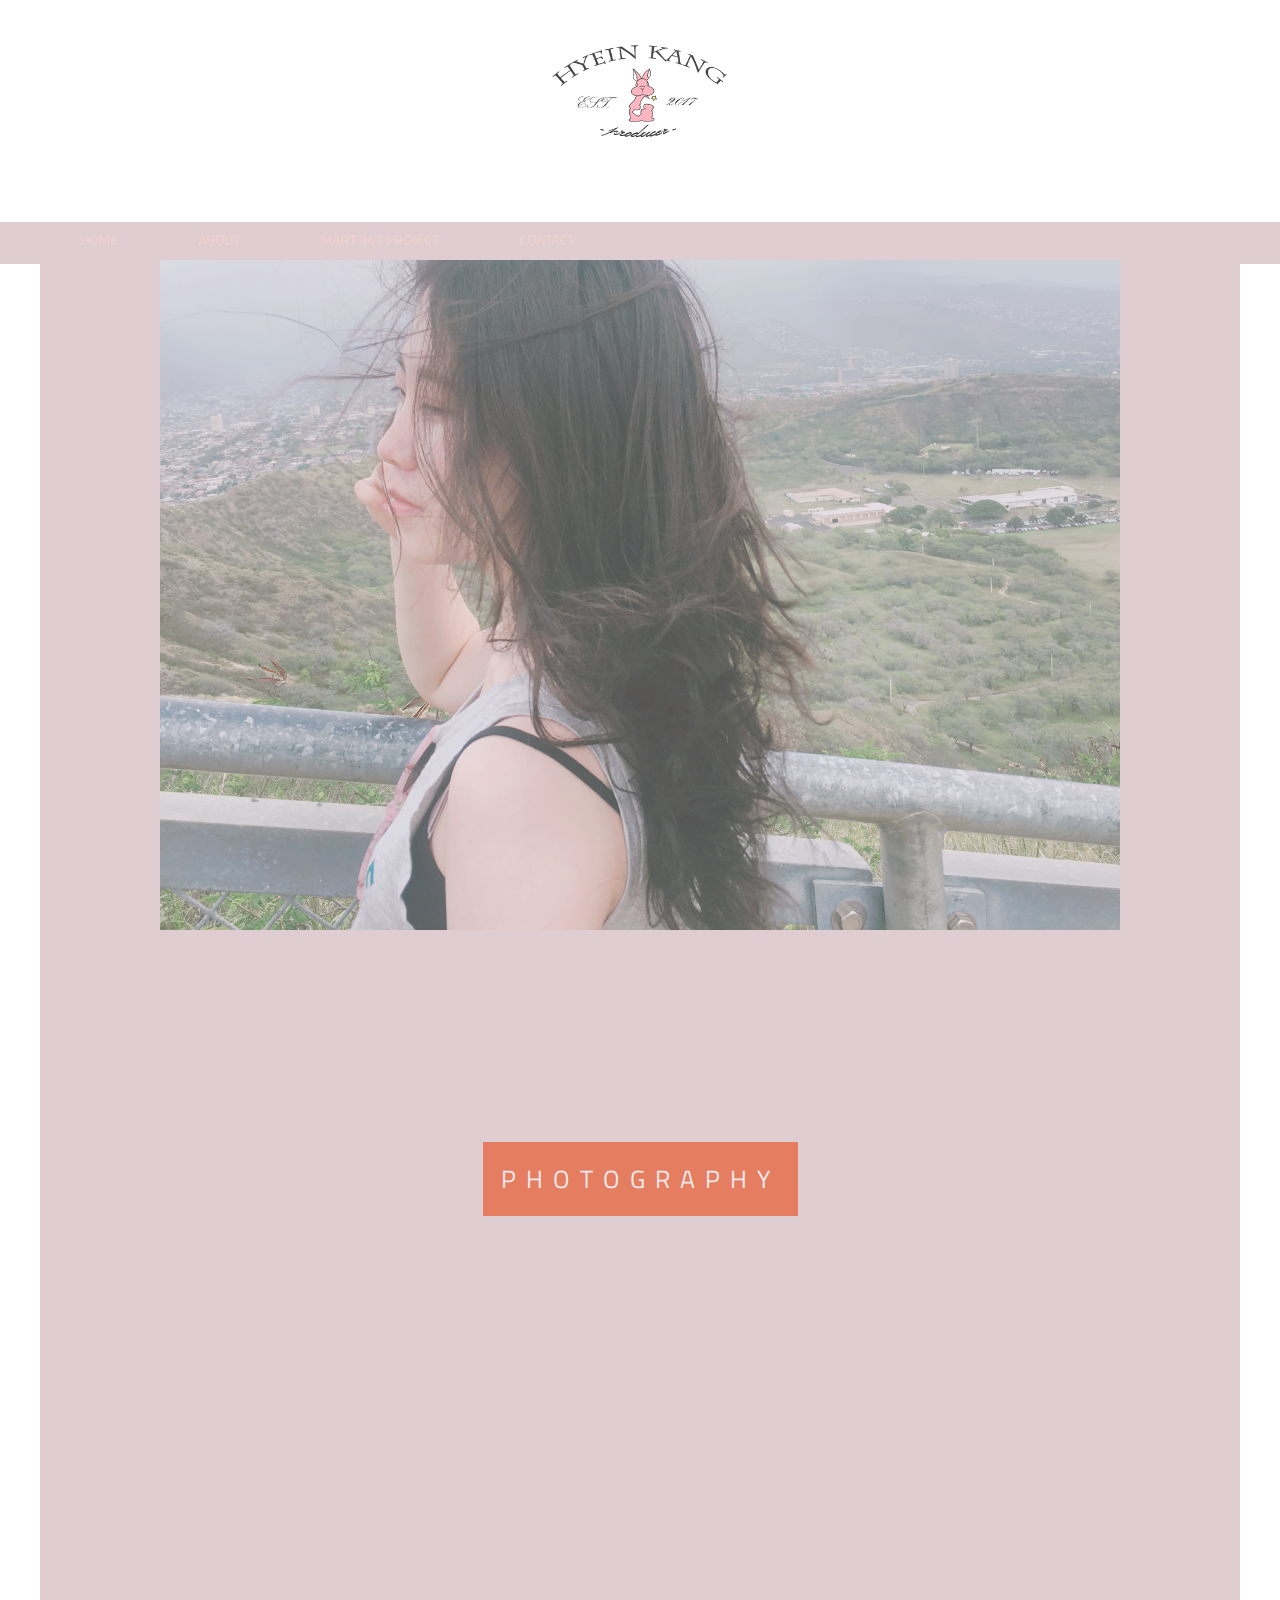
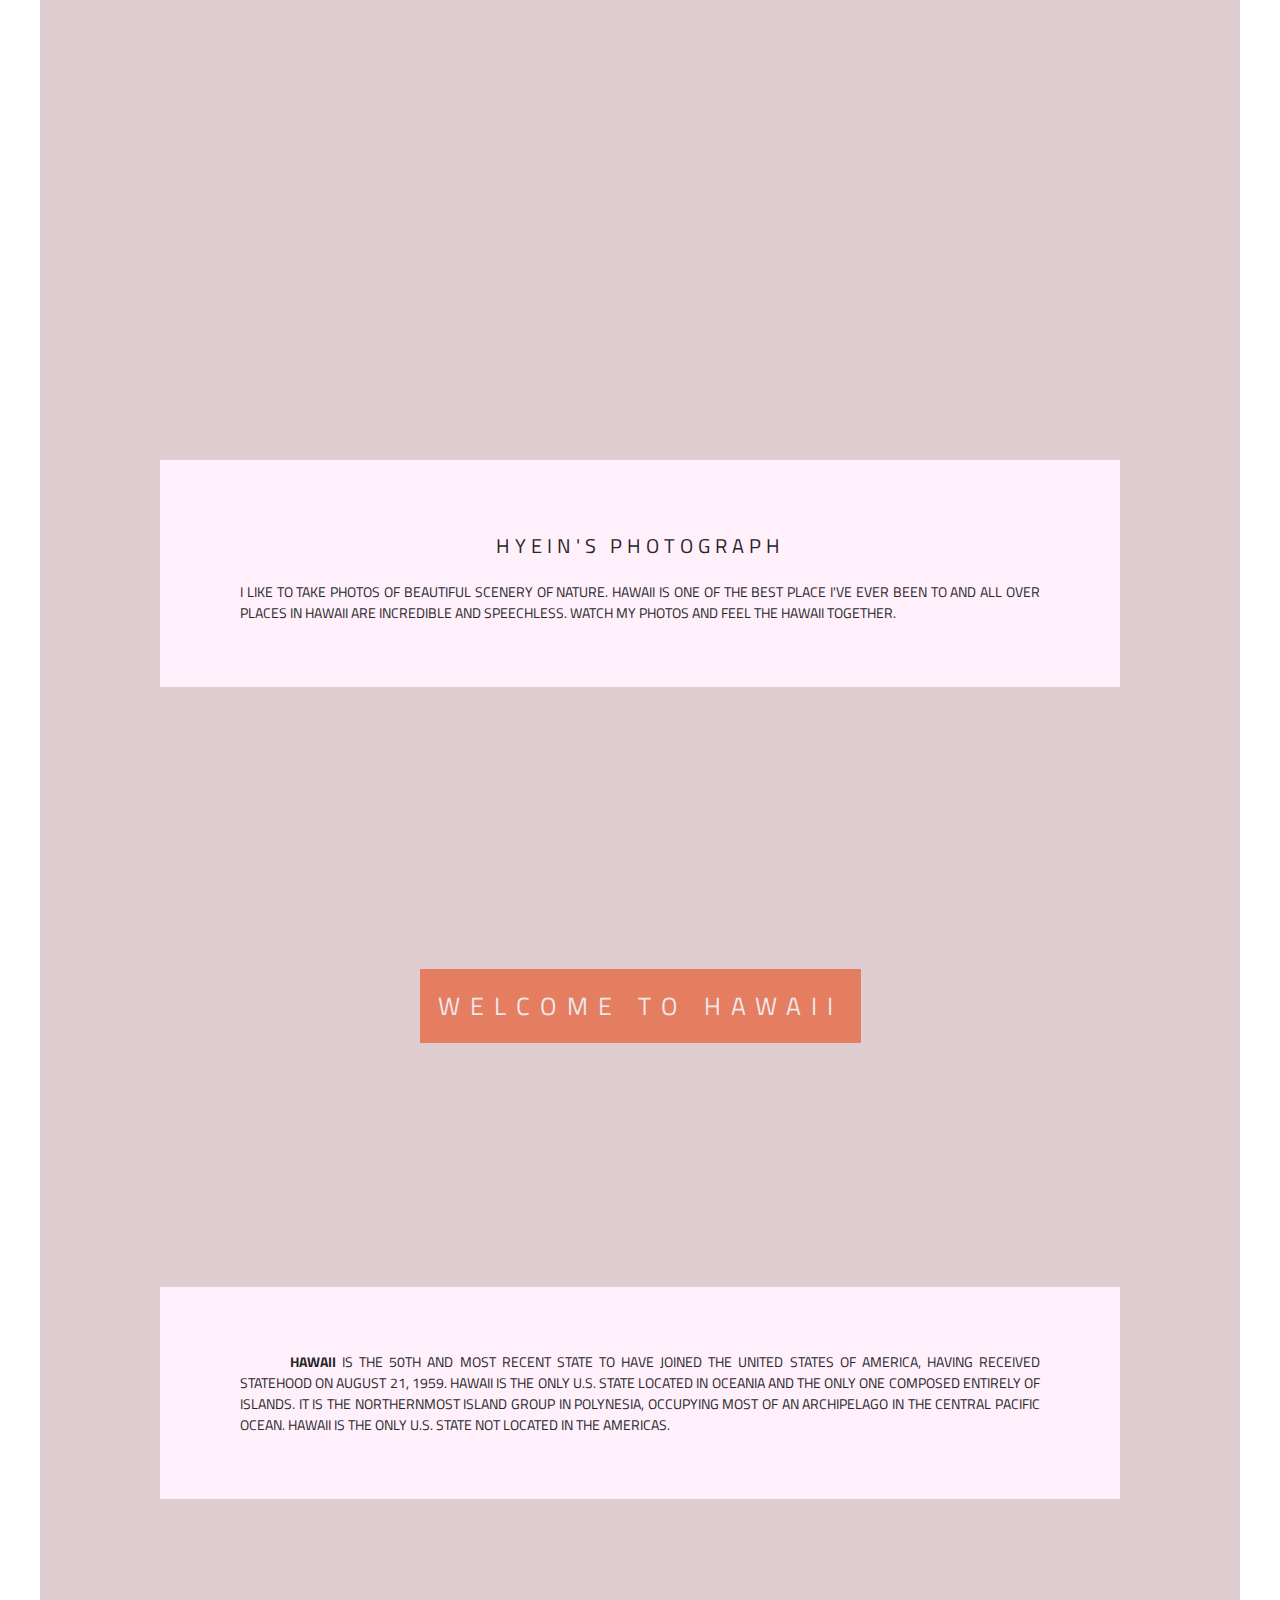
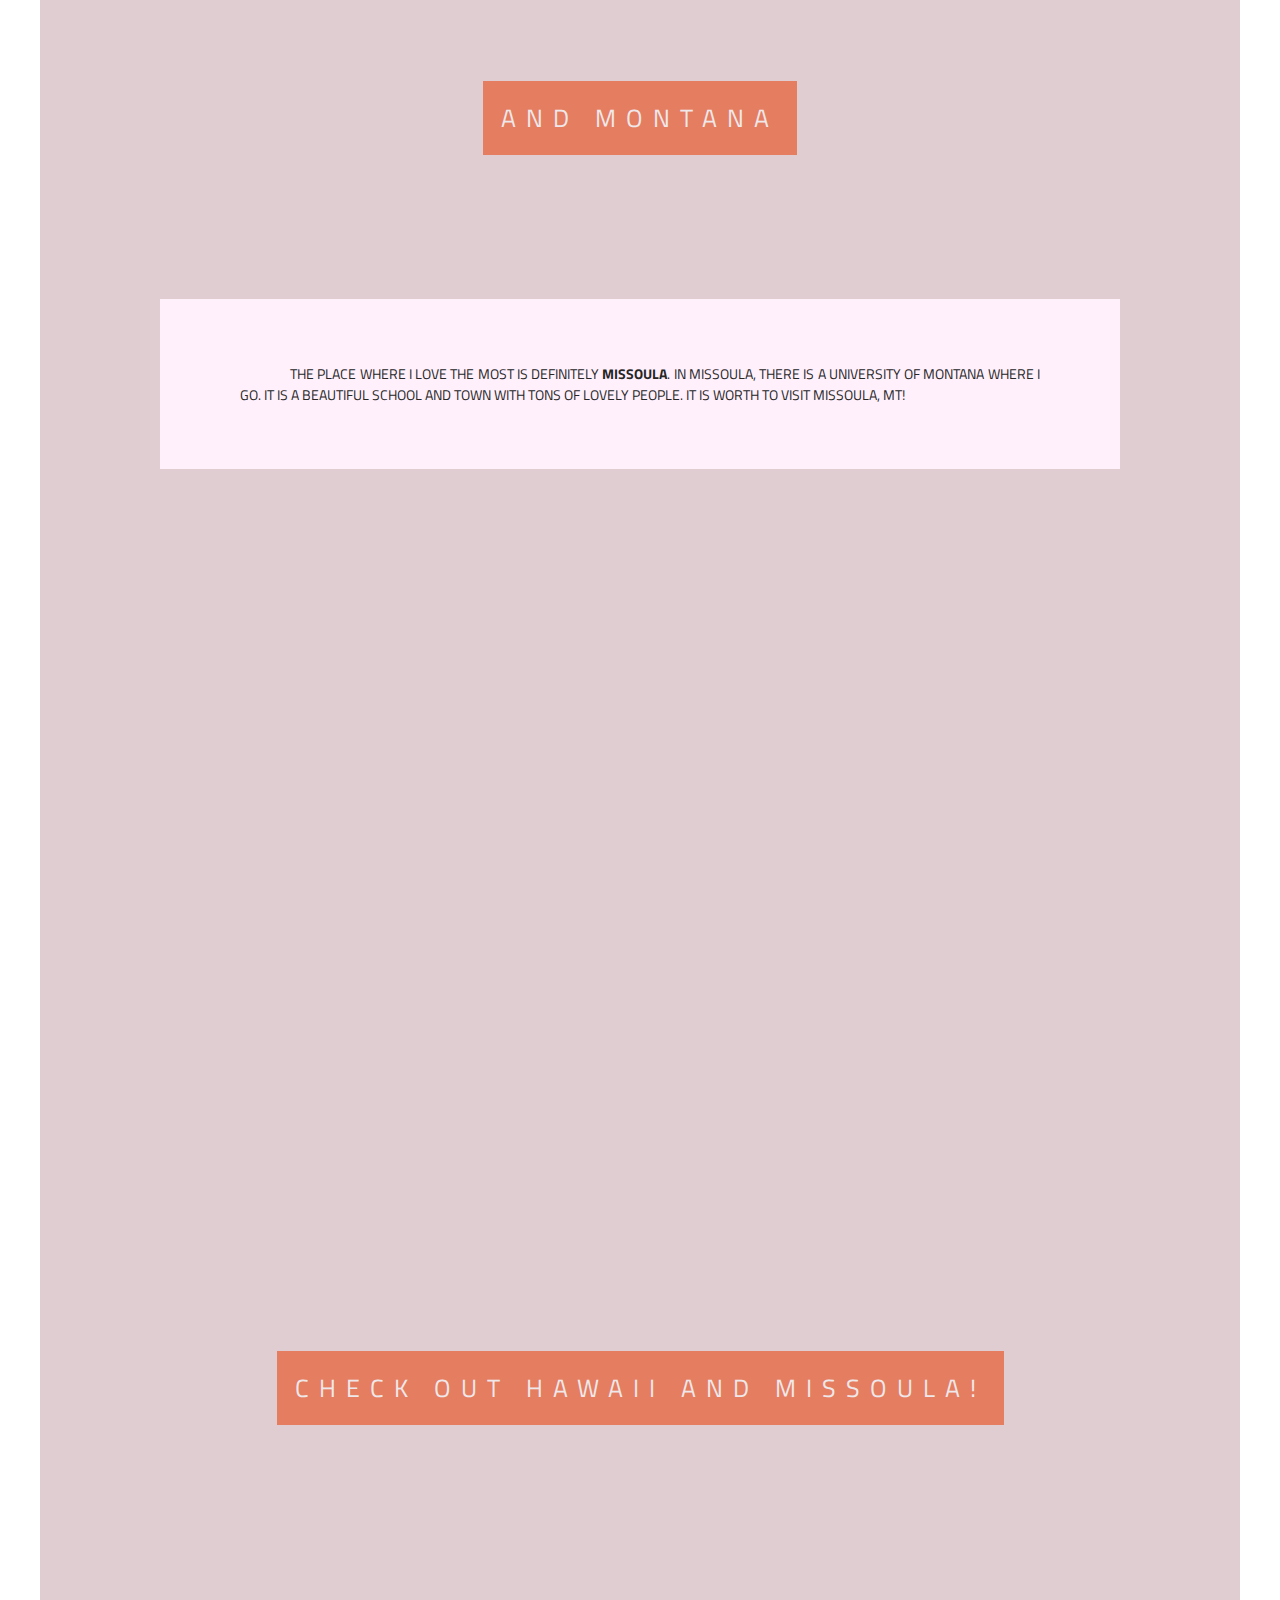
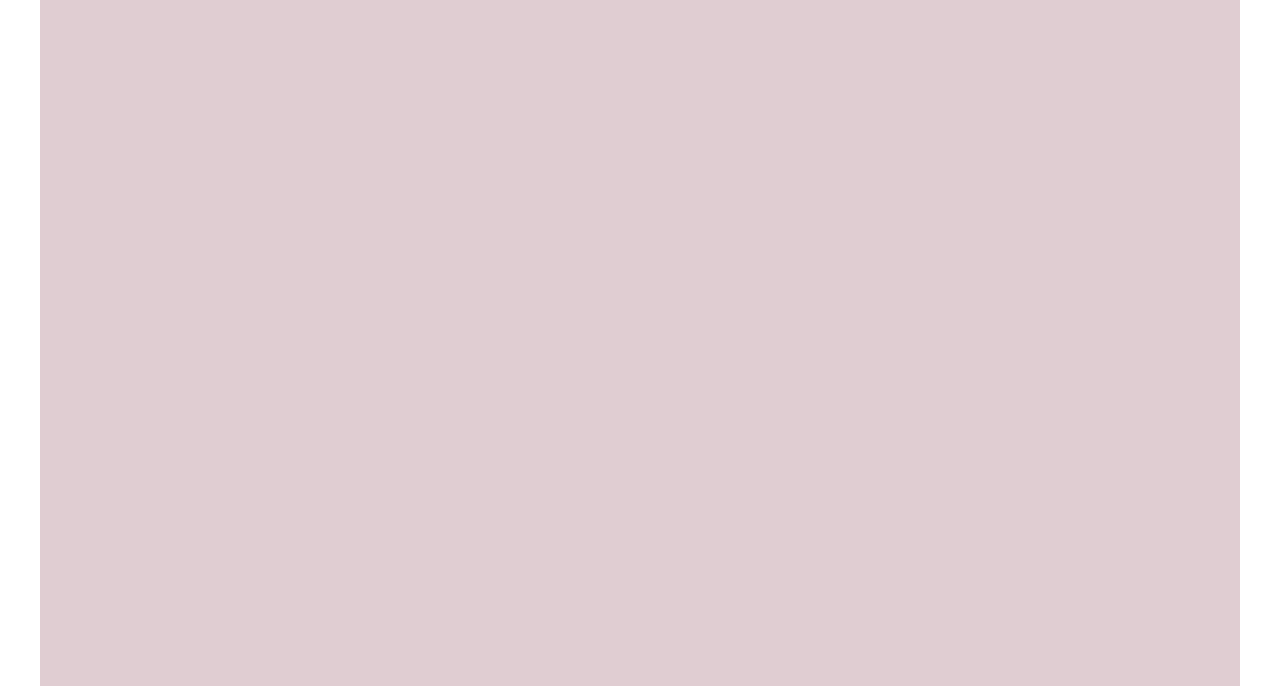
<file: Final/index.html>
<!DOCTYPE html>
<html lang="en">
<head>
  <meta charset="utf-8">
  <title>Hyein's Website</title>
  <meta name= "viewport" content="width= device-width initial-scale=1.0">
  <link rel="stylesheet" type="text/css" href="./css/style.css">
  <link rel="stylesheet" type="text/css" href="./css/fonts.css">
<style type="text/css">
@media (max-width: 501px){
}
</style>
</head>

<body>
  <div class="logo">
    <center>
      <br>
      <img src="image/logo.png" alt="Hyein Kang" width="240" height="140" data-pin-nopin="true">
      <br>
    </center>
  </div>

  <header>
    <ul>
      <li>
        <a href="https://hyeink.github/io/341-Final1/Final/">Home</a>
      </li>
      <li>
        <a href="about.html">About</a>
      </li>

      <li class="drop-menu">
        <a href="javascript:void(0)" class="dropbutton">MART 341 Project</a>
        <div class="drop-content">
          <a href="https://hyeink.github.io/341-work/HW-4/">HW-4</a>
          <a href="https://hyeink.github.io/341-work/week-05-hw/">HW-5</a>
          <a href="https://hyeink.github.io/341-Work2/HW-6/">HW-6</a>
          <a href="https://hyeink.github.io/341-Work2/HW-8/">HW-8</a>
        </div>
      </li>
      <li>
        <a href="contact.html">Contact</a>
      </li>

      <div class="content">
        <div class="bgimg-1">
          <div class="caption">
            <span class="border">PHOTOGRAPHY</span>
          </div>
        </div>

        <div class="hero">
          <h3 style="text-align:center;">Hyein's Photograph</h3>
          <p>I like to take photos of beautiful scenery of nature. Hawaii is one of the best place I've ever been to and all over places in Hawaii are incredible and speechless. Watch my photos and feel the Hawaii together.</p>
        </div>

        <div class="bgimg-2">
          <div class="caption">
            <span class="border">WELCOME TO HAWAII</span>
          </div>
        </div>

        <div class="description-container">
          <div class="description">
            <p><b>Hawaii</b> is the 50th and most recent state to have joined the United States of America, having received statehood on August 21, 1959. Hawaii is the only U.S. state located in Oceania and the only one composed entirely of islands. It is the northernmost island group in Polynesia, occupying most of an archipelago in the central Pacific Ocean. Hawaii is the only U.S. state not located in the Americas.</p>
          </div>
        </div>

        <div class="bgimg-3">
          <div class="caption">
            <span class="border">AND MONTANA</span>
          </div>
        </div>

        <div class="description-container">
          <div class="description">
            <p>The place where I love the most is definitely <b>Missoula</b>. In Missoula, there is a University of Montana where I go. It is a beautiful school and town with tons of lovely people. It is worth to visit Missoula, MT!</p>
          </div>
        </div>

        <div class="bgimg-1">
          <div class="caption">
            <span class="border">Check out Hawaii and Missoula!</span>
          </div>
        </div>
      </div>

    </ul>
  </header>
</body>
</html>
</file>
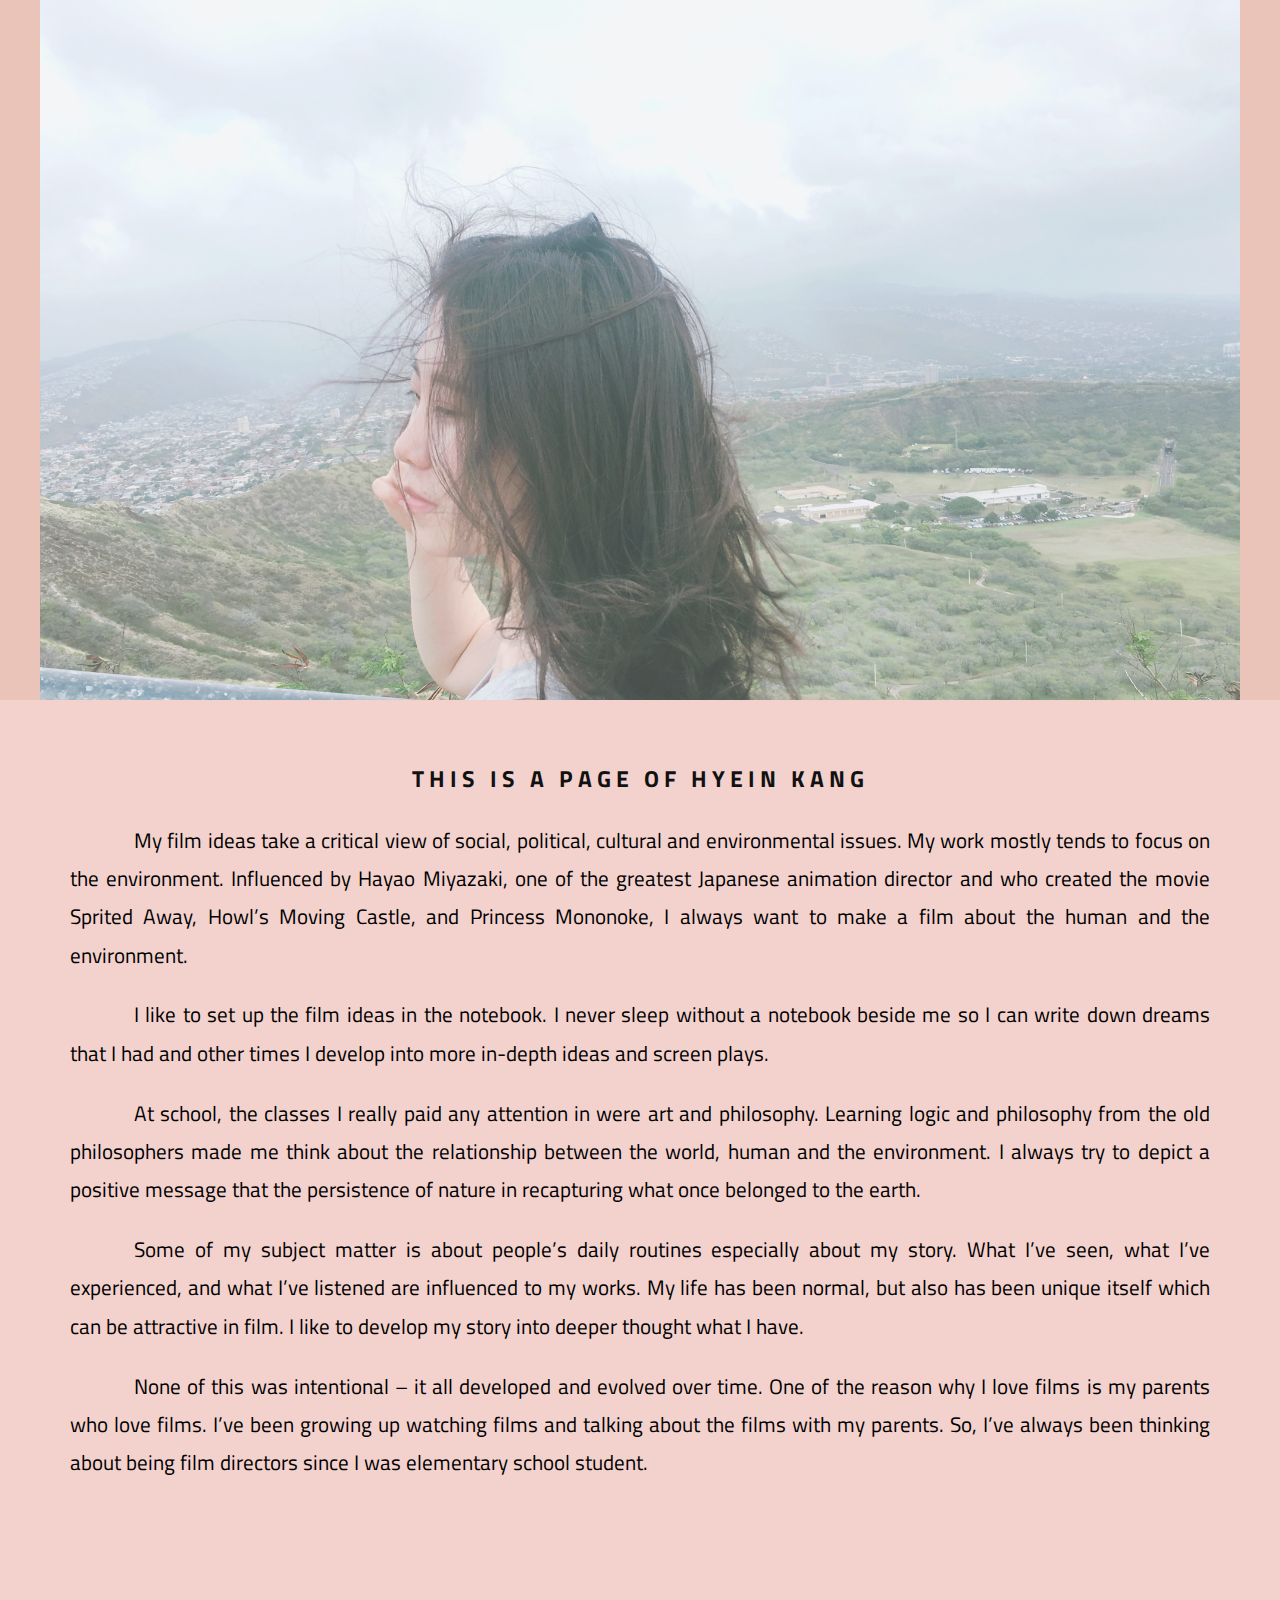
<file: Final/about.html>
<!DOCTYPE html>
<html lang="en-us">
<head>
<title>About</title>
<link rel="stylesheet" type="text/css" href="./css/style.css">
<link rel="stylesheet" type="text/css" href="./css/fonts.css">
<link href="./css/paralax-about.css" rel="stylesheet" type="text/css">
<link href="css/dropdown.css" rel="stylesheet" type="text/css">

</head>
<ul>
        <li><a href="index.html">Home</a></li>

        <li><a class="active" href="about.html">About</a></li>
        <li><a href="portfolio.html">Portfolio</a></li>
        <li><a href="contact.html">Contact</a></li>
    </ul>
<body>
  <div class="bgimg-1">
            <div class="caption"><span class="border" id="top">   About
                </span>
            </div>
        </div>

        <div class="hero">
            <h2 style="text-align:center;">This is a page of Hyein Kang</h2>
    <p class="body">
      My film ideas take a critical view of social, political, cultural and environmental issues. My work mostly tends to focus on the environment. Influenced by Hayao Miyazaki, one of the greatest Japanese animation director and who created the movie Sprited Away, Howl’s Moving Castle, and Princess Mononoke, I always want to make a film about the human and the environment.
    </p>
    <p class="body">
      I like to set up the film ideas in the notebook. I never sleep without a notebook beside me so I can write down dreams that I had and other times I develop into more in-depth ideas and screen plays.
    </p>
    <p class="body">
      At school, the classes I really paid any attention in were art and philosophy. Learning logic and philosophy from the old philosophers made me think about the relationship between the world, human and the environment. I always try to depict a positive message that the persistence of nature in recapturing what once belonged to the earth.
    </p>
    <p class="body">
      Some of my subject matter is about people’s daily routines especially about my story. What I’ve seen, what I’ve experienced, and what I’ve listened are influenced to my works. My life has been normal, but also has been unique itself which can be attractive in film. I like to develop my story into deeper thought what I have.
    </p>
    <p class="body">
      None of this was intentional – it all developed and evolved over time. One of the reason why I love films is my parents who love films. I’ve been growing up watching films and talking about the films with my parents. So, I’ve always been thinking about being film directors since I was elementary school student.
    </p>
  </div>

</body>
</html>
</file>
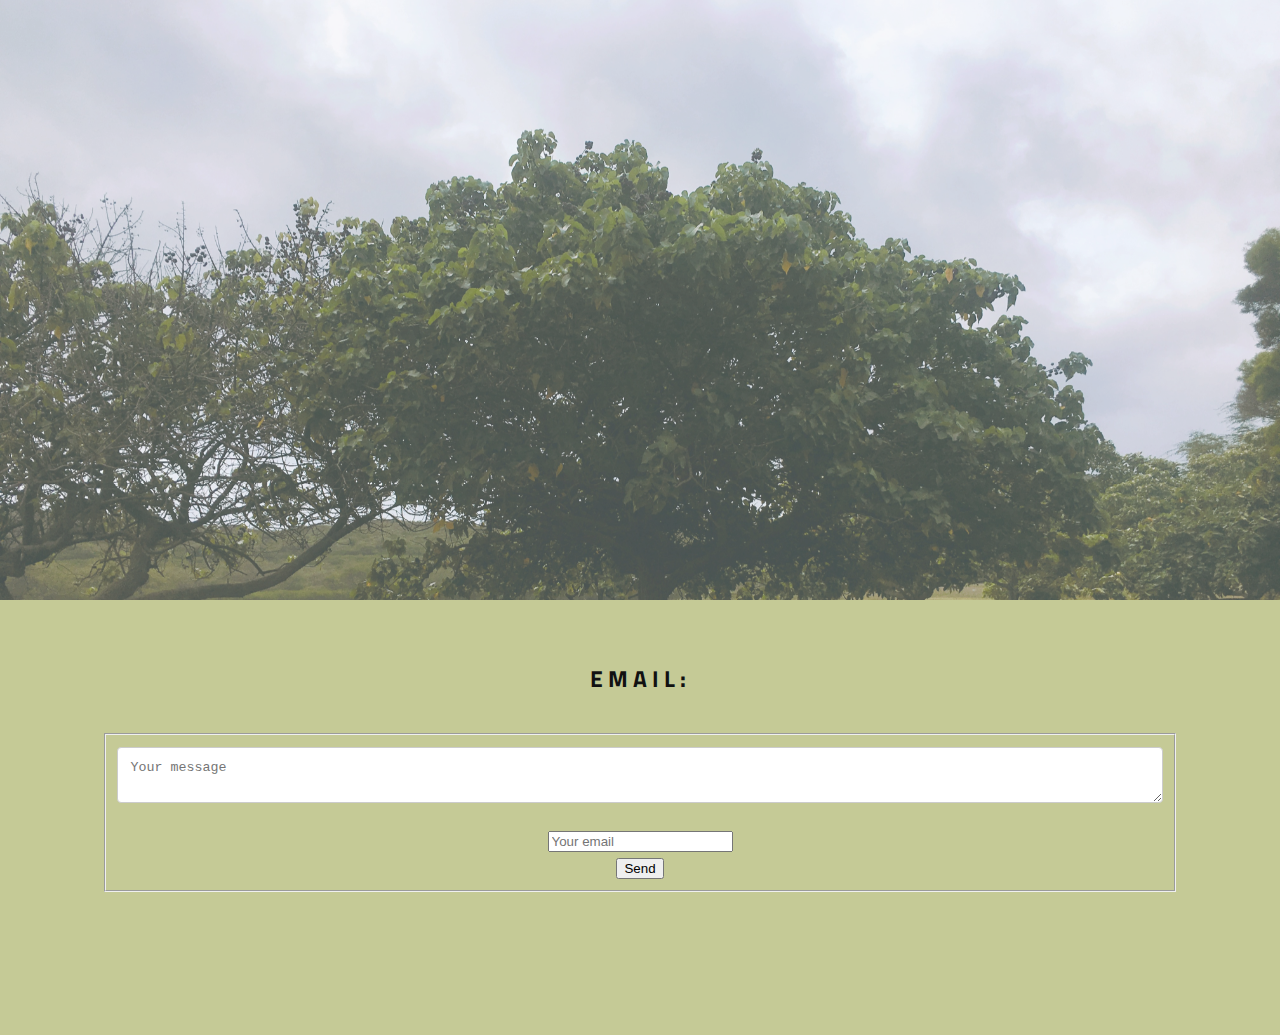
<file: Final/contact.html>
<!DOCTYPE html>
<html lang="en-us">
<head>
<title>Contact</title>
<link rel="stylesheet" type="text/css" href="./css/style.css">
<link rel="stylesheet" type="text/css" href="./css/fonts.css">
<link href="./css/dropdown.css" rel="stylesheet" type="text/css">
<link href="./css/paralax-contact.css" rel="stylesheet" type="text/css">
<link href="./css/form-email.css" rel="stylesheet" type="text/css">
</head>

<ul>
  <li><a  href="index.html">Home</a></li>

  <li><a href="about.html">About</a></li>
  <li><a href="MART341-Project.html">MART341-Project</a></li>
  <li><a class="active" href="contact.html">Contact</a></li>
</ul>

<body>
<div class="bgimg-1">
        	<div class="caption"><span class="border" id="top">   Contact
                 </span>
          </div>
		</div>


		<div class="hero">
		<h2 style="text-align:center;">Email:</h2>

			<p class="form">
			<fieldset>

				<textarea name="message" placeholder="Your message"></textarea>


				<form action="http://formspree.io/jh6929d@gmail.com" method="POST">
				  <input name="email" type="email" placeholder="Your email">
				</form>

		   		<button type="submit" id="send">Send</button>
			</fieldset>
  			</p>

  			</div>



	</body>
</html>
</file>
<file: Final/css/style.css>
header {
  background-color: rgb(224, 205, 210);
  font-family: 'TitilliumWeb';
  font-size: 14px;
  text-transform: uppercase;
  margin: 0px;
  height: 3em;
}

.logo {
  position: top;
  z-index: 1;
  margin: 10px 0 50px;
}

ul {
  list-style-type: none;
  margin: 0 40px;
  min-width: 200px;
  overflow: hidden;
  background-color: rgb(224, 205, 210);
  padding: 0.5em 0;
}

li {
  float: left;
}

li a, .dropbutton {
  display: block;
  color: rgb(243, 210, 205);
  text-decoration: none;
  margin: 0 40px 0;
}

li a:hover, .drop-menu:hover .dropbutton{
  background-color: rgb(227, 177, 161);
  color: black;
}

li.drop-menu {
  display: inline-block;
}

.drop-content {
  display: none;
  position: absolute;
  border: 1px solid;
  margin: 0;
  background-color: rgb(249, 198, 190);
  z-index: 1;
}

.drop-content a {
  color: black;
  padding: 12px 16px;
  text-decoration: none;
  display: block;
  text-align: left;
}

.drop-menu:hover .drop-content {
  display: block;
}

.dropped {
  display: block;
  text-align: left;
  margin: 0;
  padding: 0.5em;
  min-width: 7em;
}

.dropped:hover, .dropped:hover a {
  color: rgb(223, 152, 129);
  background-color: rgb(234, 170, 172);
}

img {
  background-attachment: scroll;
}

p.body {
  font-family: 'TitilliumWeb';
  font-size: 16pt;
}

div.content {
  margin: auto;
  padding: 10px 10%;
  float: left;
}

.active {
  background-color: rgb(234, 170, 172);
}

.main-container {
  padding: 5px 14px;
  display: flex;
  flex: auto;
  flex-direction: row;
  font-family: 'TitilliumWeb';
  font-size: 16pt;
}

.flex-item {
  width: 100%;
  height: 100%;
}

.pink {
  background-color: lightpink;
  width: 100%;
  text-align; center;
  order: 1;
  outline: auto;
}

.green {
  background-color: lightgreen;
  width: 100%;
  text-align: center;
  order: 1;
  outline: auto;
}

.darkgreen {
  background-color: #7a9a82;
  width: 50%;
  text-align: center;
  order: 2;
  align-content: center;
  height: auto;
}

body {
  margin: 0;
  color:#f0eceb
  font: 400 15px/1.8 'TitilliumWeb', sans-serif;
}

.bgimg-1, .bgimg-2, .bgimg-3 {
  position: relative;
  opacity: 0.65;
  background-repeat: no-repeat;
  background-attachment: fixed;
  background-position: center;
  background-size: cover;
}

.bgimg-1 {
  min-height: 200vh;
  background-image: url("imgs/1.jpg");
}

.bgimg-2 {
  min-height: 600px;
  background-image: url("imgs/3.jpg");
}

.bgimg-3 {
  min-height: 400px;
  background-image: url("imgs/9.jpg");
}

.hero {
  padding: 50px 80px;
  color:#262626;
  font-family: 'TitilliumWeb', sans-serif;
  background-color: #fff0fc;
  text-align: center;
  text-align: justify;
}

.caption {
  position: absolute;
  top: 50%;
  left: 0%;
  width: 100%;
  color: #262626;
  text-align: center;
}

.description-container {
  position: relative;
}

.description {
  padding: 50px 80px;
  color: #262626;
  font-family: 'TitilliumWeb', sans-serif;
  background-color: #fff0fc;
  text-align: center;
  text-align: justify;
  text-indent: 50px;
}

.caption span.border {
  padding: 18px;
  color: #f7f7f7;
  background-color: #e95324;
  font-size: 25px;
  letter-spacing: 10px;
}

h3 {
  color: #262626;
  text-transform: uppercase;
  font: 20px 'TitilliumWeb', sans-serif;
  letter-spacing: 5px;
}

/* Style inputs with type="text", select elements and textareas */
input[type=text], select, textarea {
    width: 100%; /* Full width */
    padding: 12px; /* Some padding */
    border: 1px solid #ccc; /* Gray border */
    border-radius: 4px; /* Rounded borders */
    box-sizing: border-box; /* Make sure that padding and width stays in place */
    margin-top: 6px; /* Add a top margin */
    margin-bottom: 16px; /* Bottom margin */
    resize: vertical /* Allow the user to vertically resize the textarea (not horizontally) */
}

/* Style the submit button with a specific background color etc */
input[type=submit] {
    background-color: #4CAF50;
    color: white;
    padding: 12px 20px;
    border: none;
    border-radius: 4px;
    cursor: pointer;
}

/* When moving the mouse over the submit button, add a darker green color */
input[type=submit]:hover {
    background-color: #45a049;
}

/* Add a background color and some padding around the form */
.container {
    border-radius: 5px;
    background-color: #f2f2f2;
    padding: 20px;
}

/* Turn off parallax scrolling for tablets and phones */
@media only screen and (max-device-width: 1024px) {
  .bgimg-1, .bgimg-2, bgimg-3 {
    background-attachment: scroll;
  }
}

@media (min-width: 1000px) {
  .pink {
    order: 1;
    width: 33%;
  }
  .green {
    order: 2;
    width: 67%;
  }
  .darkgreen {
    width: 100%
  }
}

@media (min-width: 550px) {
  .pink {
    order: 1;
    width: 100%;
  }
  .green {
    order: 2;
    width: 100%;
  }
  .darkgreen {
    width: 100%
  }
}
</file>
<file: Final/css/fonts.css>
@font-face {
  font-family: 'TitilliumWeb';
  src: url('../fonts/TitilliumWeb-Regular.ttf') format('opentype');
  font-weight: normal;
  font-style: normal;
}

@font-face {
  font-family: 'TitilliumWeb';
  src: url('../fonts/TitilliumWeb-Italic.ttf') format('opentype');
  font-weight: normal;
  font-style: italic;
}

@font-face {
  font-family: 'TitilliumWeb';
  src: url('../fonts/TitilliumWeb-Bold.ttf') format('opentype');
  font-weight: bold;
  font-style: normal;
}

@font-face {
  font-family: 'TitilliumWeb';
  src: url('../fonts/TitilliumWeb-BoldItalic.ttf') format('opentype');
  font-weight: bold;
  font-style: italic;
}
</file>
<file: Final/css/paralax-about.css>
@charset "utf-8";
/* CSS Document */



@media only screen and (max-device-width: 900px) {
    .img1 {
        background-attachment: scroll;
    }
}

/*mobile media query*/
@media screen and (max-width: 600px){
    ul.topnav li.right,
    ul.topnav li {float: none;}
}

body {
    margin: 0;
    color: #f3d2cd;
    font: 400 15px/1.8 "TitilliumWeb", "serif";
}


.bgimg-1 {
    position: relative;
    opacity: 0.75;
    background-repeat: no-repeat;
    background-attachment: fixed;
    background-position: center;
    background-size: contain;
}

.bgimg-1 {
    min-height: 700px;
    background-image: url("imgs/1.jpg");
	background-color:#e3b1a1;
}




#top {
    color: #000000;
    font-size: 300%;
    letter-spacing: 7px;
	text-align: left;
	position: fixed;
  	left: 0;
  	top: 95%;
  	width: 8em;
  	margin-top: -2.5em;

}

.hero {
    padding: 40px 70px;
	padding-bottom: 100px;
    color: #000;
    background-color: #f3d2cd;
    position: relative;
}

p{
	text-indent: 3em;
}

.caption {
	position: absolute;
	top: 430px;
	left: 39px;
	width: 100%;
	color: #000;


}

.description-container {
    position: relative;
}

.description {
    padding: 50px 80px;
    color: #000;
    font-family: "TitilliumWeb", "serif";
    background-color: #f3d2cd;
    text-align: center;
    text-align: justify;
    text-indent: 50px;
}




h2 {
    color: #111;
    text-transform: uppercase;
    font: 20px;
	font-family: "TitilliumWeb", "serif";
    letter-spacing: 5px;
}
</file>
<file: Final/css/dropdown.css>
@charset "utf-8";
/* CSS Document */

ul {
    list-style-type: none;
    margin: 0;
    padding: 0;
    overflow: hidden;
    background-color: #cf6e6e;
	position: fixed;
    bottom: 0;
    width: 100%;
}

li {
    float:left;
	align-items: center;
}

li a {
    display: block;
    color: white;
    text-align: center;
    padding: 14px 16px;
    text-decoration: none;
}

li a:hover {
    background-color: #111;
}


/* Buttons styling*/

.active {
	background-color: #e3b1a1;
}


a {
	text-transform: uppercase;
    font: 20px;
	font-family: 'TitilliumWeb', "serif";
    letter-spacing: 5px;


}
</file>
<file: Final/css/paralax-contact.css>
@charset "utf-8";
/* CSS Document */

/*media query for mobile*/


@media only screen and (max-device-width: 1024px) {
    .img1 {
        background-attachment: scroll;
    }
}

body {
    margin: 0;
    color: #CDDBDB;
    font: 400 15px/1.8 "TitilliumWeb", "serif";
}


.bgimg-1 {
    position: relative;
    opacity: 0.75;
    background-repeat: no-repeat;
    background-attachment: fixed;
    background-position: center;
    background-size: cover;
}

.bgimg-1 {
    min-height: 600px;
    background-image: url("imgs/3.jpg");
}




#top {
    color: #000000;
    font-size: 300%;
    letter-spacing: 7px;
	text-align: left;
	position: fixed;
  	left: 0;
  	top: 95%;
  	width: 8em;
  	margin-top: -2.5em;
}

.hero {
	position: relative;
    padding: 40px 70px;
    color: #000;
    background-color: #c5ca96;




}

.caption {
	position: relative;
	top: 430px;
	left: 39px;
	width: 100%;
	color: #000;


}

.description-container {
    position: relative;
}

.description {
    padding: 50px 80px;
    color: #000;
    font-family: "TitilliumWeb", "serif";
    background-color: #c5ca96;
    text-align: center;
    text-align: justify;
    text-indent: 50px;
}




h2 {
    color: #111;
    text-transform: uppercase;
    font: 20px;
	font-family: "TitilliumWeb", "serif";
    letter-spacing: 5px;
	text-align: left;

}
</file>
<file: Final/css/form-email.css>
@charset "utf-8";
/* CSS Document */

.email, .submit, .message {
	display:list-item;
}

fieldset {
	text-align: center;
	margin: 3%;
		margin-bottom: 9%;

}
</file>
